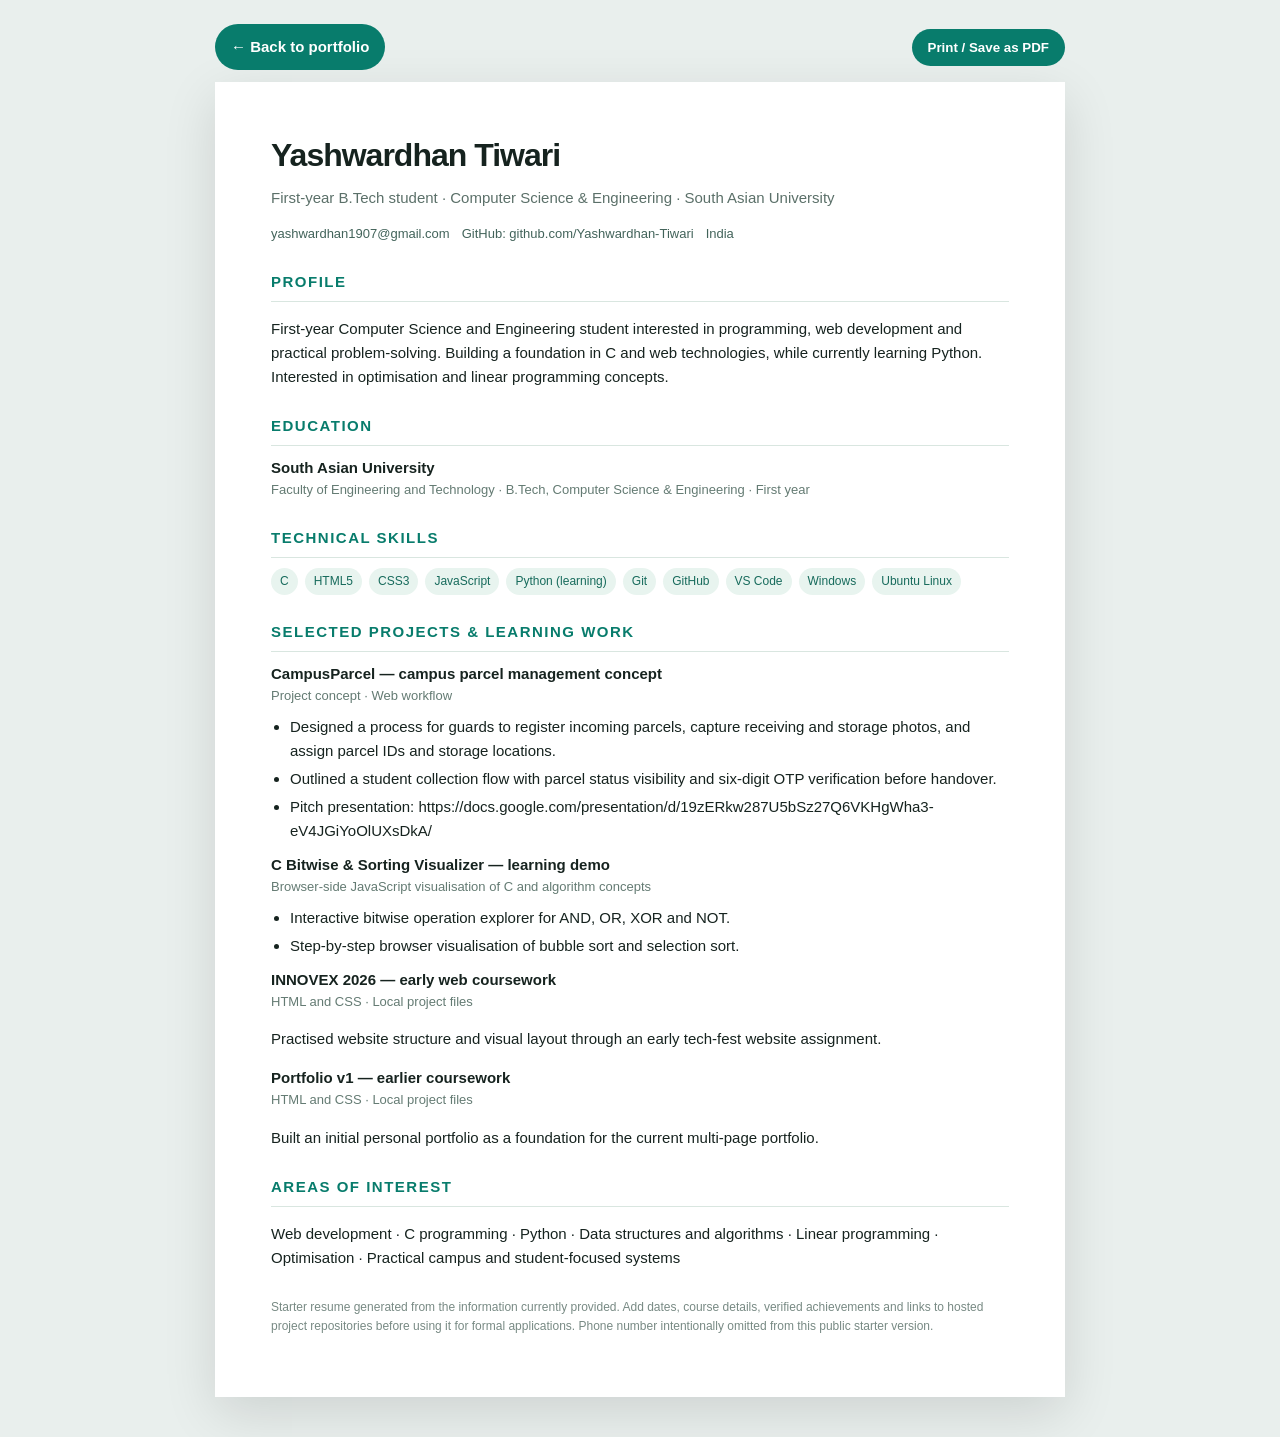
<file: resume.html>
<!DOCTYPE html><html lang="en"><head><meta charset="UTF-8"><meta name="viewport" content="width=device-width,initial-scale=1.0"><title>Yashwardhan Tiwari — Resume</title><style>
*{box-sizing:border-box}body{margin:0;background:#e9efed;color:#16231f;font:15px/1.6 Arial,Helvetica,sans-serif}.toolbar{max-width:850px;margin:24px auto 12px;display:flex;justify-content:space-between;align-items:center;gap:12px}.toolbar button,.toolbar a{border:0;border-radius:24px;padding:11px 16px;background:#087c6c;color:#fff;font-weight:700;text-decoration:none;cursor:pointer}.sheet{max-width:850px;margin:0 auto 40px;background:#fff;padding:48px 56px;box-shadow:0 16px 50px rgba(0,0,0,.12)}h1{font-size:32px;letter-spacing:-1px;margin:0}h2{font-size:15px;text-transform:uppercase;letter-spacing:1.5px;color:#087c6c;border-bottom:1px solid #d9e6e0;padding-bottom:7px;margin:25px 0 10px}.sub{color:#5b7069;margin:5px 0 14px}.contact{font-size:13px;color:#42635a;display:flex;flex-wrap:wrap;gap:12px}.item{margin:10px 0}.item strong{display:block}.meta{color:#647b73;font-size:13px}.chips{display:flex;flex-wrap:wrap;gap:7px}.chips span{background:#e8f4ef;color:#176b5c;padding:4px 9px;border-radius:20px;font-size:12px}ul{padding-left:19px;margin:8px 0}li{margin:4px 0}.note{font-size:12px;color:#788a84;margin-top:28px}@media(max-width:650px){.sheet{margin:0;padding:28px 22px}.toolbar{padding:0 14px;flex-wrap:wrap}h1{font-size:26px}}@media print{body{background:#fff}.toolbar{display:none}.sheet{box-shadow:none;margin:0 auto;padding:32px 40px;max-width:none}.note{display:none}@page{margin:12mm}}
</style></head><body><div class="toolbar"><a href="../about.html">← Back to portfolio</a><button onclick="window.print()">Print / Save as PDF</button></div><main class="sheet"><h1>Yashwardhan Tiwari</h1><p class="sub">First-year B.Tech student · Computer Science & Engineering · South Asian University</p><div class="contact"><span>yashwardhan1907@gmail.com</span><span>GitHub: github.com/Yashwardhan-Tiwari</span><span>India</span></div>
<h2>Profile</h2><p>First-year Computer Science and Engineering student interested in programming, web development and practical problem-solving. Building a foundation in C and web technologies, while currently learning Python. Interested in optimisation and linear programming concepts.</p>
<h2>Education</h2><div class="item"><strong>South Asian University</strong><div class="meta">Faculty of Engineering and Technology · B.Tech, Computer Science & Engineering · First year</div></div>
<h2>Technical skills</h2><div class="chips"><span>C</span><span>HTML5</span><span>CSS3</span><span>JavaScript</span><span>Python (learning)</span><span>Git</span><span>GitHub</span><span>VS Code</span><span>Windows</span><span>Ubuntu Linux</span></div>
<h2>Selected projects & learning work</h2><div class="item"><strong>CampusParcel — campus parcel management concept</strong><div class="meta">Project concept · Web workflow</div><ul><li>Designed a process for guards to register incoming parcels, capture receiving and storage photos, and assign parcel IDs and storage locations.</li><li>Outlined a student collection flow with parcel status visibility and six-digit OTP verification before handover.</li><li>Pitch presentation: https://docs.google.com/presentation/d/19zERkw287U5bSz27Q6VKHgWha3-eV4JGiYoOlUXsDkA/</li></ul></div>
<div class="item"><strong>C Bitwise & Sorting Visualizer — learning demo</strong><div class="meta">Browser-side JavaScript visualisation of C and algorithm concepts</div><ul><li>Interactive bitwise operation explorer for AND, OR, XOR and NOT.</li><li>Step-by-step browser visualisation of bubble sort and selection sort.</li></ul></div>
<div class="item"><strong>INNOVEX 2026 — early web coursework</strong><div class="meta">HTML and CSS · Local project files</div><p>Practised website structure and visual layout through an early tech-fest website assignment.</p></div>
<div class="item"><strong>Portfolio v1 — earlier coursework</strong><div class="meta">HTML and CSS · Local project files</div><p>Built an initial personal portfolio as a foundation for the current multi-page portfolio.</p></div>
<h2>Areas of interest</h2><p>Web development · C programming · Python · Data structures and algorithms · Linear programming · Optimisation · Practical campus and student-focused systems</p>
<p class="note">Starter resume generated from the information currently provided. Add dates, course details, verified achievements and links to hosted project repositories before using it for formal applications. Phone number intentionally omitted from this public starter version.</p></main></body></html>
</file>
